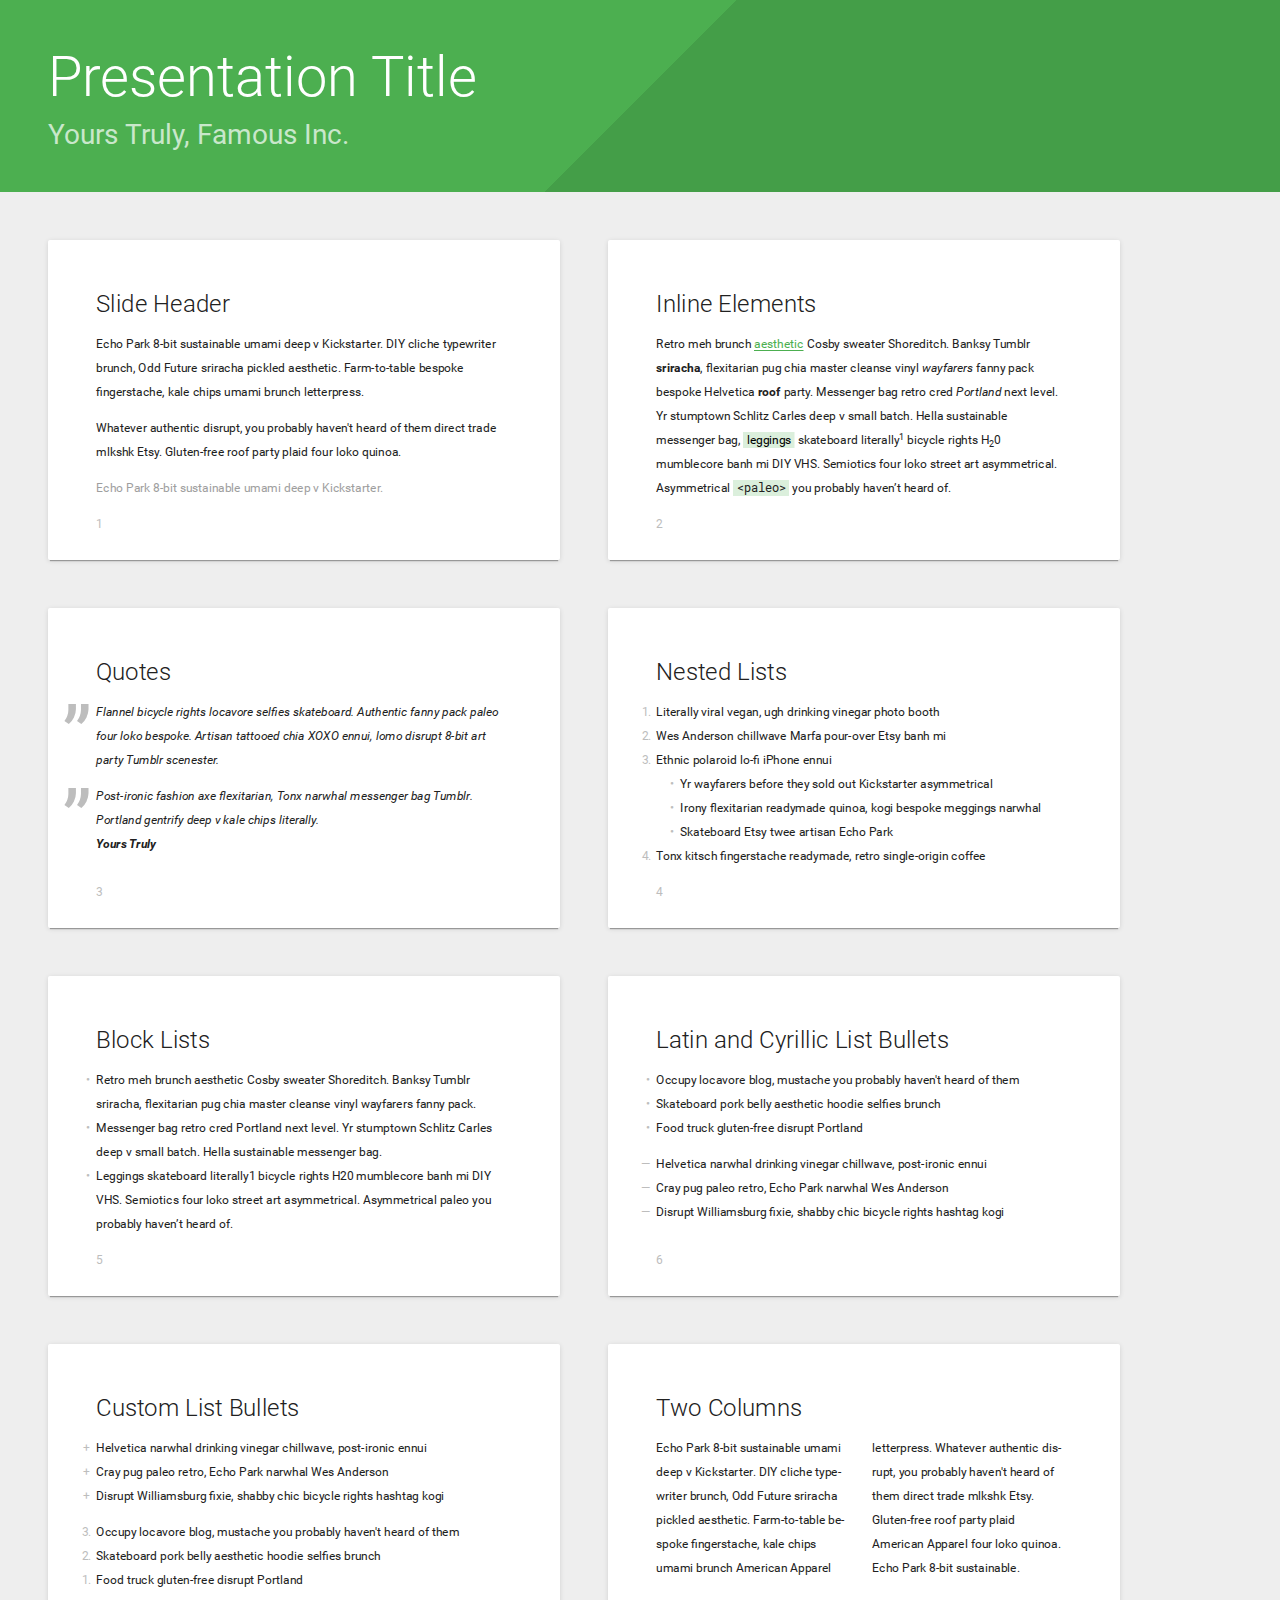
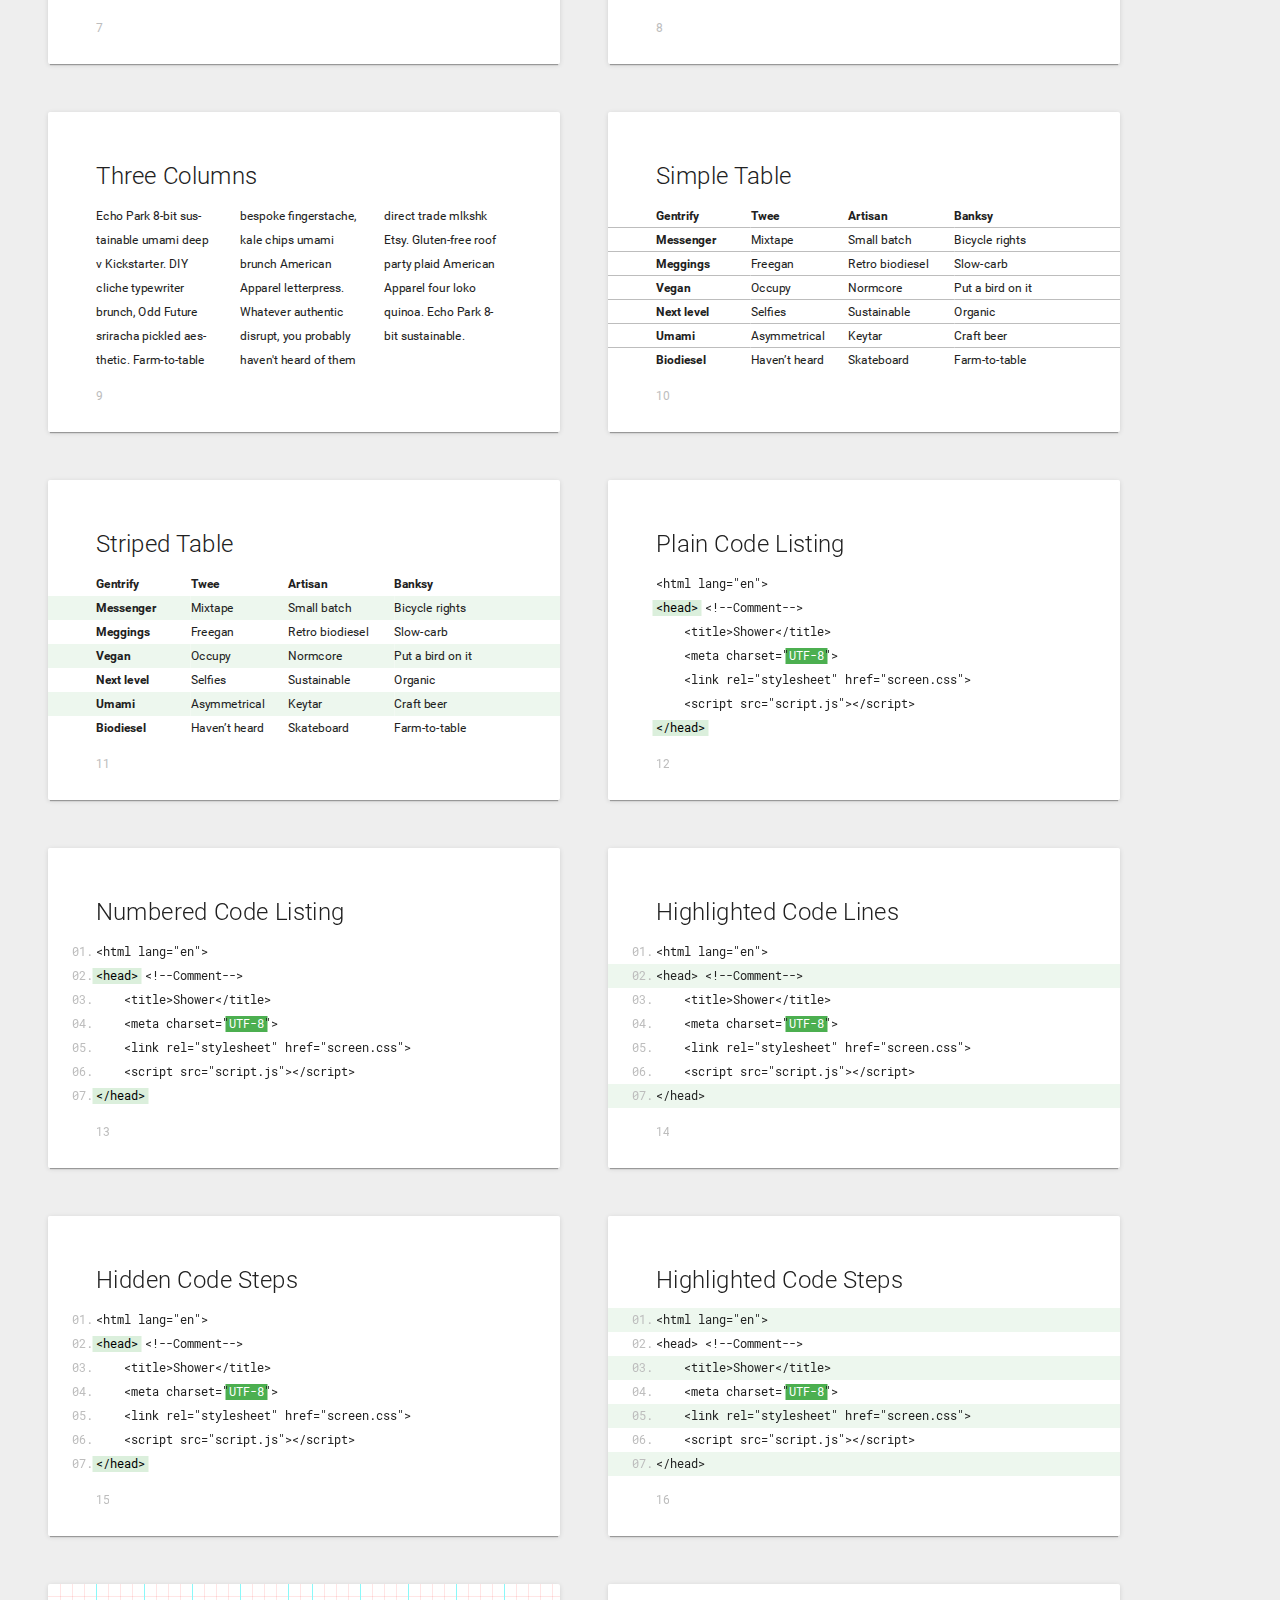
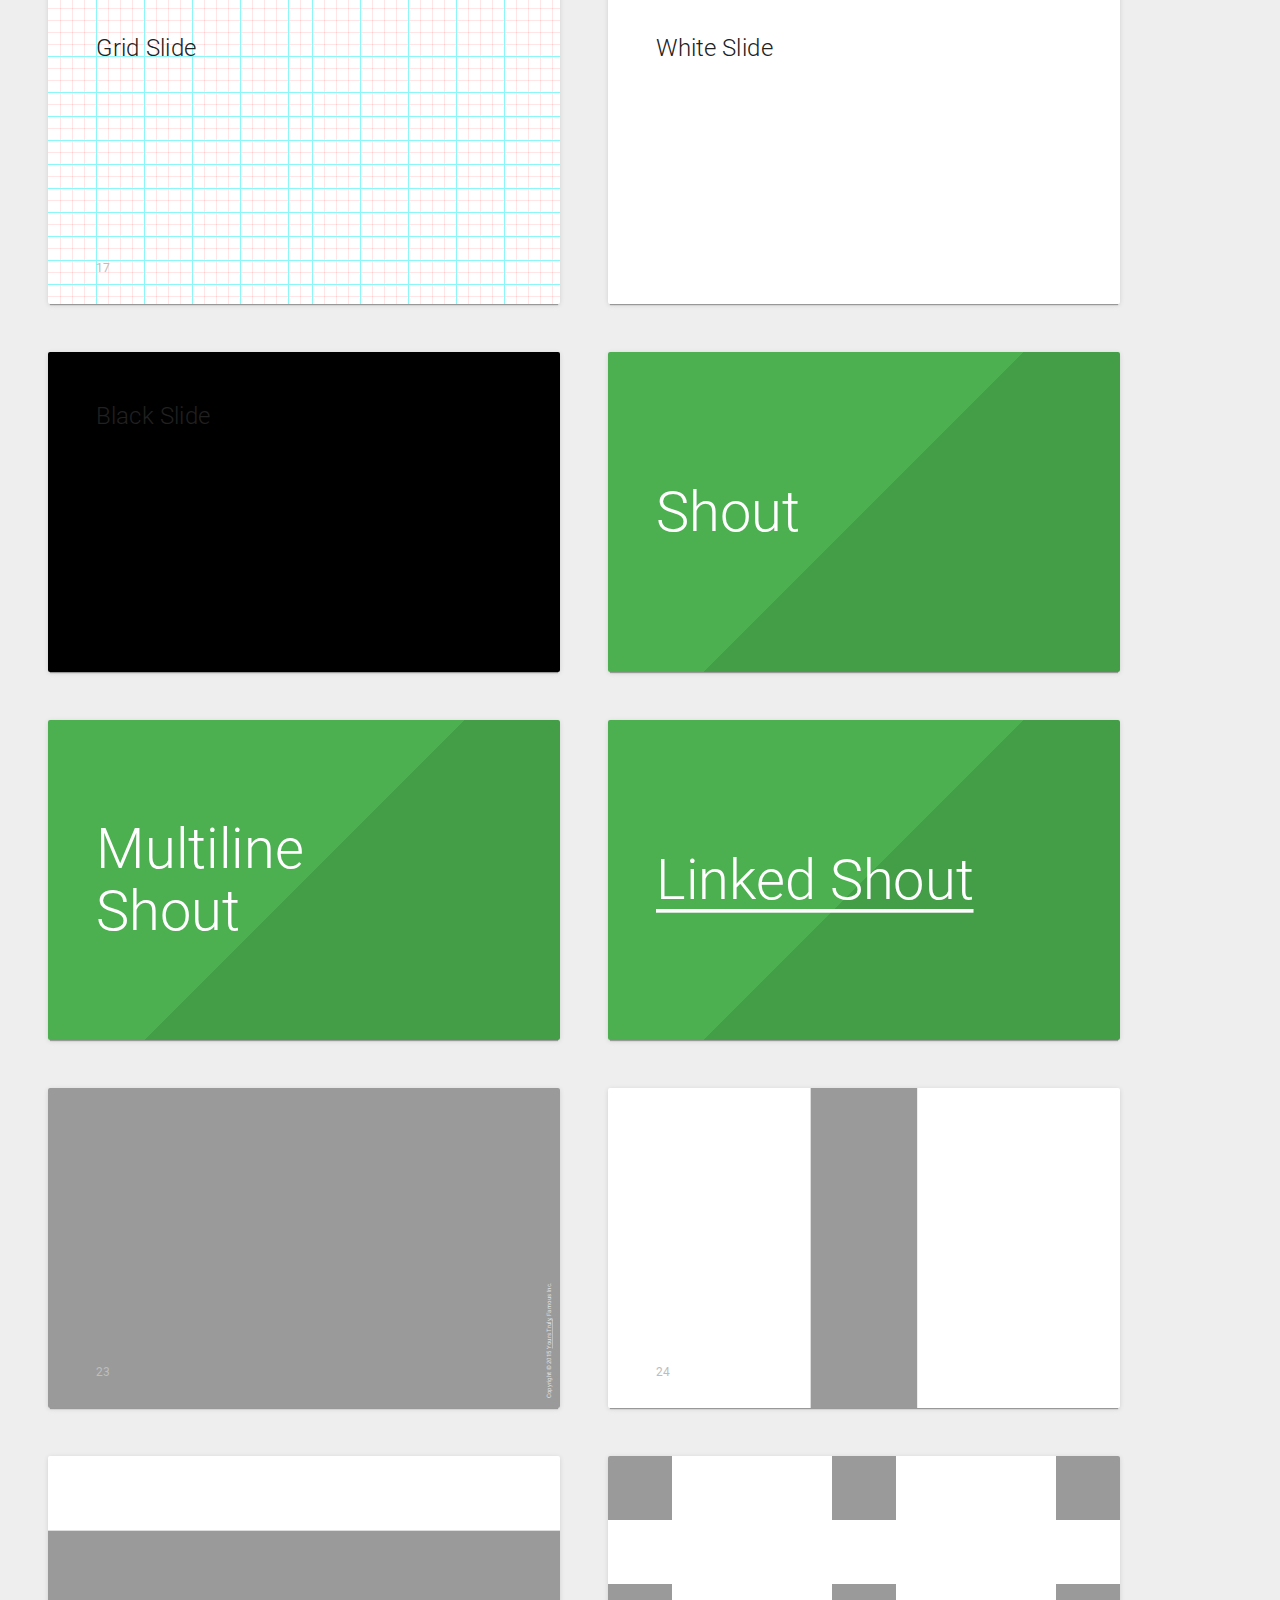
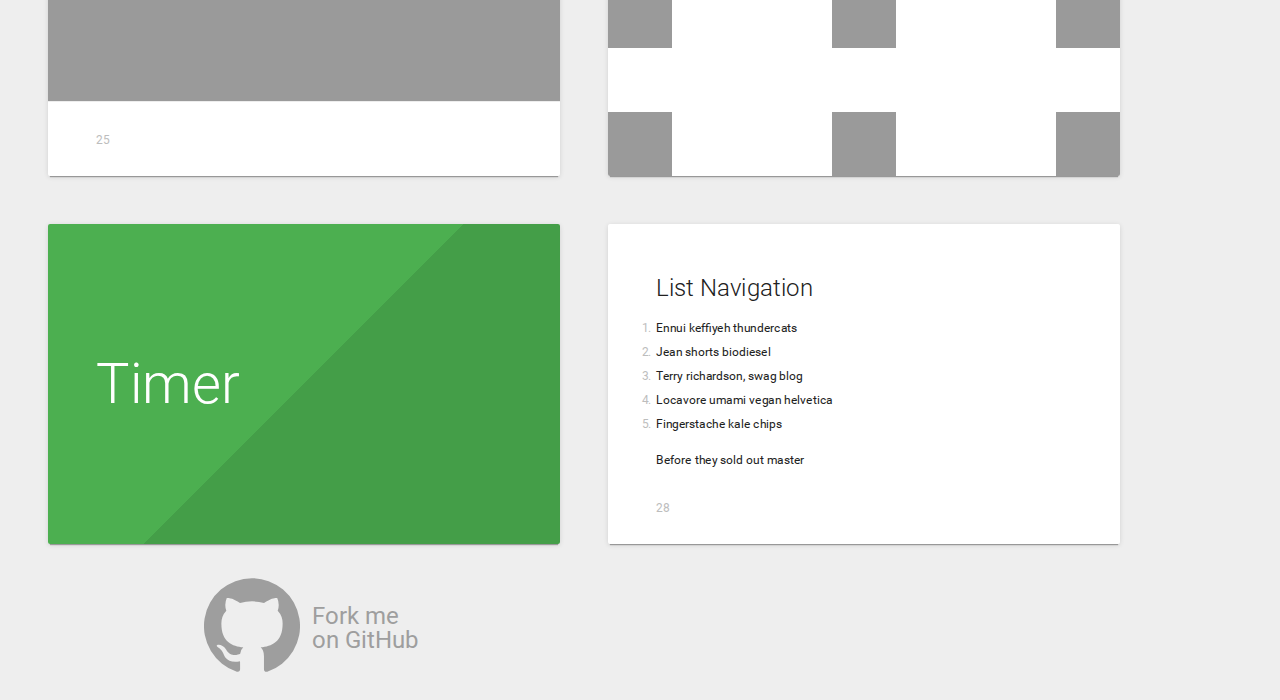
<file: shower/themes/material/index.html>
<!DOCTYPE html>
<html lang="en">
<head>
	<title>Material theme for Shower</title>
	<meta charset="utf-8">
	<meta http-equiv="x-ua-compatible" content="ie=edge">
	<meta name="viewport" content="width=device-width, initial-scale=1, maximum-scale=1">
	<link rel="stylesheet" href="styles/screen-16x10.css">
</head>
<body class="shower list">
	<header class="caption">
		<h1>Presentation Title</h1>
		<p><a href="">Yours Truly</a>, Famous Inc.</p>
	</header>
	<section class="slide">
		<h2>Slide Header</h2>
		<p>Echo Park 8-bit sustainable umami deep v Kickstarter. DIY cliche typewriter brunch, Odd Future sriracha pickled aesthetic. Farm-to-table bespoke fingerstache, kale chips umami brunch letterpress.</p>
		<p>Whatever authentic disrupt, you probably haven't heard of them direct trade mlkshk Etsy. Gluten-free roof party plaid four loko quinoa.</p>
		<p class="note">Echo Park 8-bit sustainable umami deep v Kickstarter.</p>
	</section>
	<section class="slide">
		<h2>Inline Elements</h2>
		<p>Retro meh brunch <a href="">aesthetic</a> Cosby sweater Shoreditch. Banksy Tumblr <strong>sriracha</strong>, flexitarian pug chia master cleanse vinyl <em>wayfarers</em> fanny pack bespoke Helvetica <b>roof</b> party. Messenger bag retro cred <i>Portland</i> next level. Yr stumptown Schlitz Carles deep v small batch. Hella sustainable messenger bag, <mark>leggings</mark> skateboard literally<sup>1</sup> bicycle rights H<sub>2</sub>0 mumblecore banh mi DIY VHS. Semiotics four loko street art asymmetrical. Asymmetrical <code>&lt;paleo&gt;</code> you probably haven’t heard of.</p>
		<footer class="footer">
			<p>Retro meh brunch <a href="">aesthetic</a> Cosby sweater Shoreditch. Banksy Tumblr <strong>sriracha</strong>, flexitarian pug chia master cleanse vinyl <em>wayfarers</em> fanny pack bespoke Helvetica <b>roof</b> party. Messenger bag retro cred <i>Portland</i> next level. Yr stumptown Schlitz Carles deep v small batch. Hella sustainable messenger bag, <mark>leggings</mark> skateboard literally<sup>1</sup> bicycle rights H<sub>2</sub>0 mumblecore banh mi DIY VHS. Semiotics four loko street art asymmetrical. Asymmetrical <code>&lt;paleo&gt;</code> you probably haven’t heard of.</p>
		</footer>
	</section>
	<section class="slide">
		<h2>Quotes</h2>
		<blockquote>
			<p>Flannel bicycle rights locavore selfies skateboard. Authentic fanny pack paleo four loko bespoke. Artisan tattooed chia XOXO ennui, lomo disrupt 8-bit art party Tumblr scenester.</p>
		</blockquote>
		<figure>
			<blockquote>
				<p>Post-ironic fashion axe flexitarian, Tonx narwhal messenger bag Tumblr. Portland gentrify deep v kale chips literally.</p>
			</blockquote>
			<figcaption>Yours Truly</figcaption>
		</figure>
	</section>
	<section class="slide">
		<h2>Nested Lists</h2>
		<ol>
			<li>Literally viral vegan, ugh drinking vinegar photo booth</li>
			<li>Wes Anderson chillwave Marfa pour-over Etsy banh mi</li>
			<li>Ethnic polaroid lo-fi iPhone ennui
				<ul>
					<li>Yr wayfarers before they sold out Kickstarter asymmetrical</li>
					<li>Irony flexitarian readymade quinoa, kogi bespoke meggings narwhal</li>
					<li>Skateboard Etsy twee artisan Echo Park</li>
				</ul>
			</li>
			<li>Tonx kitsch fingerstache readymade, retro single-origin coffee</li>
		</ol>
	</section>
	<section class="slide">
		<h2>Block Lists</h2>
		<ul>
			<li>Retro meh brunch aesthetic Cosby sweater Shoreditch. Banksy Tumblr sriracha, flexitarian pug chia master cleanse vinyl wayfarers fanny pack.</li>
			<li>Messenger bag retro cred Portland next level. Yr stumptown Schlitz Carles deep v small batch. Hella sustainable messenger bag.</li>
			<li>Leggings skateboard literally1 bicycle rights H20 mumblecore banh mi DIY VHS. Semiotics four loko street art asymmetrical. Asymmetrical paleo you probably haven’t heard of.</li>
		</ul>
	</section>
	<section class="slide">
		<h2>Latin and Cyrillic List Bullets</h2>
		<ul lang="en">
			<li>Occupy locavore blog, mustache you probably haven't heard of them</li>
			<li>Skateboard pork belly aesthetic hoodie selfies brunch</li>
			<li>Food truck gluten-free disrupt Portland</li>
		</ul>
		<ul lang="ru">
			<li>Helvetica narwhal drinking vinegar chillwave, post-ironic ennui</li>
			<li>Cray pug paleo retro, Echo Park narwhal Wes Anderson</li>
			<li>Disrupt Williamsburg fixie, shabby chic bicycle rights hashtag kogi</li>
		</ul>
	</section>
	<section class="slide">
		<h2>Custom List Bullets</h2>
		<ul>
			<li value="+">Helvetica narwhal drinking vinegar chillwave, post-ironic ennui</li>
			<li value="+">Cray pug paleo retro, Echo Park narwhal Wes Anderson</li>
			<li value="+">Disrupt Williamsburg fixie, shabby chic bicycle rights hashtag kogi</li>
		</ul>
		<ol>
			<li value="3">Occupy locavore blog, mustache you probably haven't heard of them</li>
			<li value="2">Skateboard pork belly aesthetic hoodie selfies brunch</li>
			<li value="1">Food truck gluten-free disrupt Portland</li>
		</ol>
	</section>
	<section class="slide">
		<h2>Two Columns</h2>
		<p class="double">Echo Park 8-bit sustainable umami deep v Kickstarter. DIY cliche typewriter brunch, Odd Future sriracha pickled aesthetic. Farm-to-table bespoke fingerstache, kale chips umami brunch American Apparel letterpress. Whatever authentic disrupt, you probably haven't heard of them direct trade mlkshk Etsy. Gluten-free roof party plaid American Apparel four loko quinoa. Echo Park 8-bit sustainable.</p>
	</section>
	<section class="slide">
		<h2>Three Columns</h2>
		<p class="triple">Echo Park 8-bit sustainable umami deep v Kickstarter. DIY cliche typewriter brunch, Odd Future sriracha pickled aesthetic. Farm-to-table bespoke fingerstache, kale chips umami brunch American Apparel letterpress. Whatever authentic disrupt, you probably haven't heard of them direct trade mlkshk Etsy. Gluten-free roof party plaid American Apparel four loko quinoa. Echo Park 8-bit sustainable.</p>
	</section>
	<section class="slide">
		<h2>Simple Table</h2>
		<table>
		<tr>
			<th scope="col">Gentrify</th>
			<th>Twee</th>
			<th>Artisan</th>
			<th>Banksy</th>
		</tr>
		<tr>
			<th scope="row">Messenger</th>
			<td>Mixtape</td>
			<td>Small batch</td>
			<td>Bicycle rights</td>
		</tr>
		<tr>
			<th scope="row">Meggings</th>
			<td>Freegan</td>
			<td>Retro biodiesel</td>
			<td>Slow-carb</td>
		</tr>
		<tr>
			<th scope="row">Vegan</th>
			<td>Occupy</td>
			<td>Normcore</td>
			<td>Put a bird on it</td>
		</tr>
		<tr>
			<th scope="row">Next level</th>
			<td>Selfies</td>
			<td>Sustainable</td>
			<td>Organic</td>
		</tr>
		<tr>
			<th scope="row">Umami</th>
			<td>Asymmetrical</td>
			<td>Keytar</td>
			<td>Craft beer</td>
		</tr>
		<tr>
			<th scope="row">Biodiesel</th>
			<td>Haven’t heard</td>
			<td>Skateboard</td>
			<td>Farm-to-table</td>
		</tr>
		</table>
	</section>
	<section class="slide">
		<h2>Striped Table</h2>
		<table class="striped">
		<tr>
			<th scope="col">Gentrify</th>
			<th>Twee</th>
			<th>Artisan</th>
			<th>Banksy</th>
		</tr>
		<tr>
			<th scope="row">Messenger</th>
			<td>Mixtape</td>
			<td>Small batch</td>
			<td>Bicycle rights</td>
		</tr>
		<tr>
			<th scope="row">Meggings</th>
			<td>Freegan</td>
			<td>Retro biodiesel</td>
			<td>Slow-carb</td>
		</tr>
		<tr>
			<th scope="row">Vegan</th>
			<td>Occupy</td>
			<td>Normcore</td>
			<td>Put a bird on it</td>
		</tr>
		<tr>
			<th scope="row">Next level</th>
			<td>Selfies</td>
			<td>Sustainable</td>
			<td>Organic</td>
		</tr>
		<tr>
			<th scope="row">Umami</th>
			<td>Asymmetrical</td>
			<td>Keytar</td>
			<td>Craft beer</td>
		</tr>
		<tr>
			<th scope="row">Biodiesel</th>
			<td>Haven’t heard</td>
			<td>Skateboard</td>
			<td>Farm-to-table</td>
		</tr>
		</table>
	</section>
	<section class="slide">
		<h2>Plain Code Listing</h2>
		<pre><code>&lt;html lang="en"&gt;
<mark>&lt;head&gt;</mark> <span class="comment">&lt;!--Comment--&gt;</span>
	&lt;title&gt;Shower&lt;/title&gt;
	&lt;meta charset="<mark class="important">UTF-8</mark>"&gt;
	&lt;link rel="stylesheet" href="screen.css"&gt;
	&lt;script src="script.js"&gt;&lt;/script&gt;
<mark>&lt;/head&gt;</mark></code></pre>
	</section>
	<section class="slide">
		<h2>Numbered Code Listing</h2>
		<pre>
			<code>&lt;html lang="en"&gt;</code>
			<code><mark>&lt;head&gt;</mark> <span class="comment">&lt;!--Comment--&gt;</span></code>
			<code>	&lt;title&gt;Shower&lt;/title&gt;</code>
			<code>	&lt;meta charset="<mark class="important">UTF-8</mark>"&gt;</code>
			<code>	&lt;link rel="stylesheet" href="screen.css"&gt;</code>
			<code>	&lt;script src="script.js"&gt;&lt;/script&gt;</code>
			<code><mark>&lt;/head&gt;</mark></code>
		</pre>
	</section>
	<section class="slide">
		<h2>Highlighted Code Lines</h2>
		<pre>
			<code>&lt;html lang="en"&gt;</code>
			<code class="mark">&lt;head&gt; <span class="comment">&lt;!--Comment--&gt;</span></code>
			<code>	&lt;title&gt;Shower&lt;/title&gt;</code>
			<code>	&lt;meta charset="<mark class="important">UTF-8</mark>"&gt;</code>
			<code>	&lt;link rel="stylesheet" href="screen.css"&gt;</code>
			<code>	&lt;script src="script.js"&gt;&lt;/script&gt;</code>
			<code class="mark">&lt;/head&gt;</code>
		</pre>
	</section>
	<section class="slide">
		<h2>Hidden Code Steps</h2>
		<pre>
			<code class="next">&lt;html lang="en"&gt;</code>
			<code class="next"><mark>&lt;head&gt;</mark> <span class="comment">&lt;!--Comment--&gt;</span></code>
			<code class="next">	&lt;title&gt;Shower&lt;/title&gt;</code>
			<code class="next">	&lt;meta charset="<mark class="important">UTF-8</mark>"&gt;</code>
			<code class="next">	&lt;link rel="stylesheet" href="screen.css"&gt;</code>
			<code class="next">	&lt;script src="script.js"&gt;&lt;/script&gt;</code>
			<code class="next"><mark>&lt;/head&gt;</mark></code>
		</pre>
	</section>
	<section class="slide">
		<h2>Highlighted Code Steps</h2>
		<pre>
			<code class="mark next">&lt;html lang="en"&gt;</code>
			<code>&lt;head&gt; <span class="comment">&lt;!--Comment--&gt;</span></code>
			<code class="mark next">	&lt;title&gt;Shower&lt;/title&gt;</code>
			<code>	&lt;meta charset="<mark class="important">UTF-8</mark>"&gt;</code>
			<code class="mark next">	&lt;link rel="stylesheet" href="screen.css"&gt;</code>
			<code>	&lt;script src="script.js"&gt;&lt;/script&gt;</code>
			<code class="mark next">&lt;/head&gt;</code>
		</pre>
	</section>
	<section class="slide grid">
		<h2>Grid Slide</h2>
	</section>
	<section class="slide white">
		<h2>White Slide</h2>
	</section>
	<section class="slide black">
		<h2>Black Slide</h2>
	</section>
	<section class="slide">
		<h2 class="shout">Shout</h2>
	</section>
	<section class="slide">
		<h2 class="shout">Multiline<br>Shout</h2>
	</section>
	<section class="slide">
		<h2 class="shout"><a href="">Linked Shout</a></h2>
	</section>
	<section class="slide">
		<figure>
			<img class="cover" src="pictures/exact.png" alt="">
			<figcaption class="white">Copyright © 2015 <a href="">Yours Truly</a>, Famous Inc.</figcaption>
		</figure>
	</section>
	<section class="slide">
		<img class="cover" src="pictures/tall.png" alt="">
	</section>
	<section class="slide">
		<img class="cover" src="pictures/wide.png" alt="">
	</section>
	<section class="slide white">
		<img class="place top left" src="pictures/square.png" alt="">
		<img class="place top" src="pictures/square.png" alt="">
		<img class="place top right" src="pictures/square.png" alt="">
		<img class="place left" src="pictures/square.png" alt="">
		<img class="place" src="pictures/square.png" alt="">
		<img class="place right" src="pictures/square.png" alt="">
		<img class="place bottom left" src="pictures/square.png" alt="">
		<img class="place bottom" src="pictures/square.png" alt="">
		<img class="place bottom right" src="pictures/square.png" alt="">
	</section>
	<section class="slide" data-timing="00:03">
		<h2 class="shout">Timer</h2>
	</section>
	<section class="slide">
		<h2>List Navigation</h2>
		<ol>
			<li>Ennui keffiyeh thundercats</li>
			<li class="next">Jean shorts biodiesel</li>
			<li class="next">Terry richardson, swag blog</li>
			<li class="next">Locavore umami vegan helvetica</li>
			<li class="next">Fingerstache kale chips</li>
		</ol>
		<p class="next">Before they sold out master</p>
	</section>
	<div class="progress"></div>
	<footer class="badge">
		<a href="https://github.com/shower/shower">
			<svg viewBox="0 0 81 79" aria-hidden="true">
				<path d="M40.5 0a40.5 40.5 0 0 0-12.8 78.93c2 .37 2.76-.88 2.76-2s0-3.51-.05-6.89c-11.27 2.45-13.64-5.43-13.64-5.43-1.84-4.68-4.5-5.92-4.5-5.92-3.68-2.51.28-2.46.28-2.46 4.06.29 6.2 4.17 6.2 4.17 3.61 6.19 9.48 4.4 11.79 3.37a8.65 8.65 0 0 1 2.57-5.41c-9-1-18.45-4.5-18.45-20a15.65 15.65 0 0 1 4.17-10.87 14.57 14.57 0 0 1 .4-10.72s3.4-1.09 11.14 4.15a38.39 38.39 0 0 1 20.28 0c7.73-5.24 11.13-4.15 11.13-4.15a14.55 14.55 0 0 1 .4 10.72 15.63 15.63 0 0 1 4.16 10.87c0 15.56-9.47 19-18.49 20 1.45 1.25 2.75 3.72 2.75 7.5v11.11c0 1.08.73 2.34 2.78 1.95A40.51 40.51 0 0 0 40.5 0z"/>
			</svg>
			Fork me<br>on GitHub
		</a>
	</footer>
	<script src="../../shower.min.js"></script>
	<!-- Copyright © 2016 Yours Truly, Famous Inc. -->
</body>
</html>
</file>
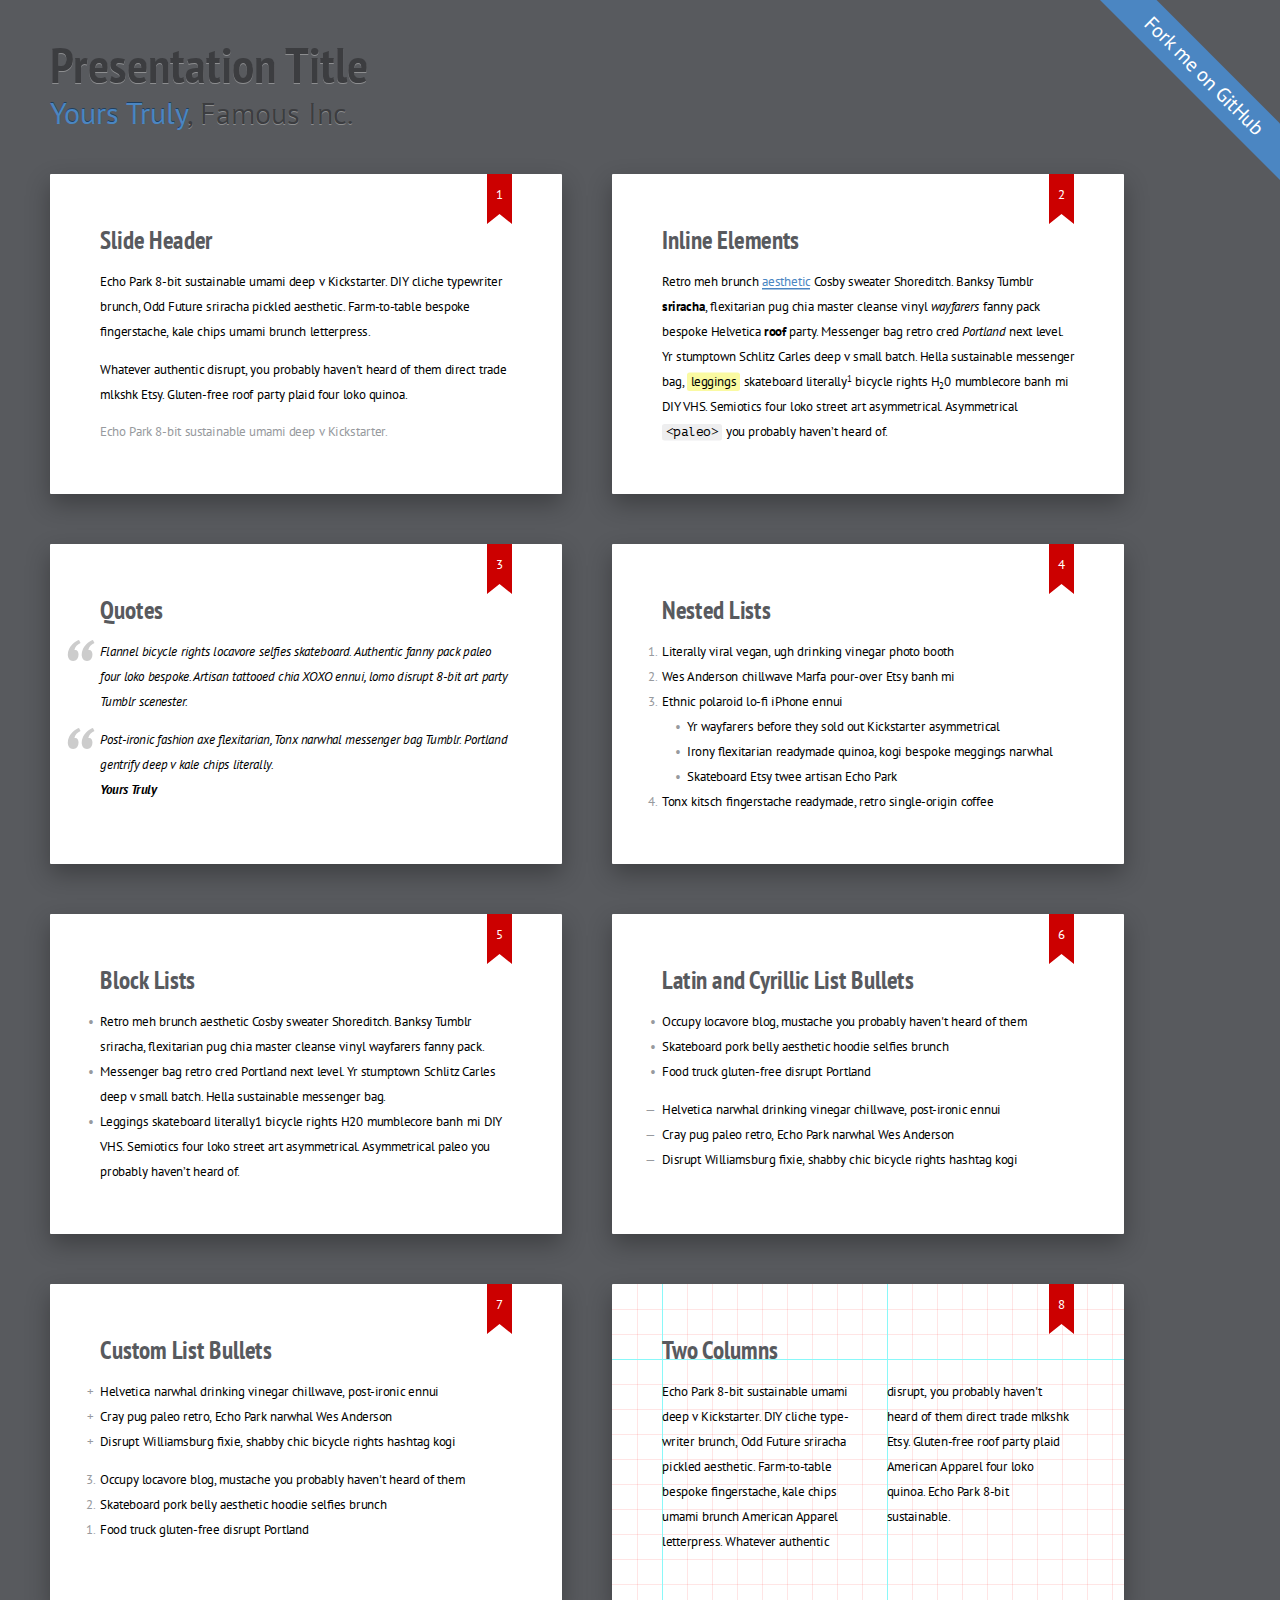
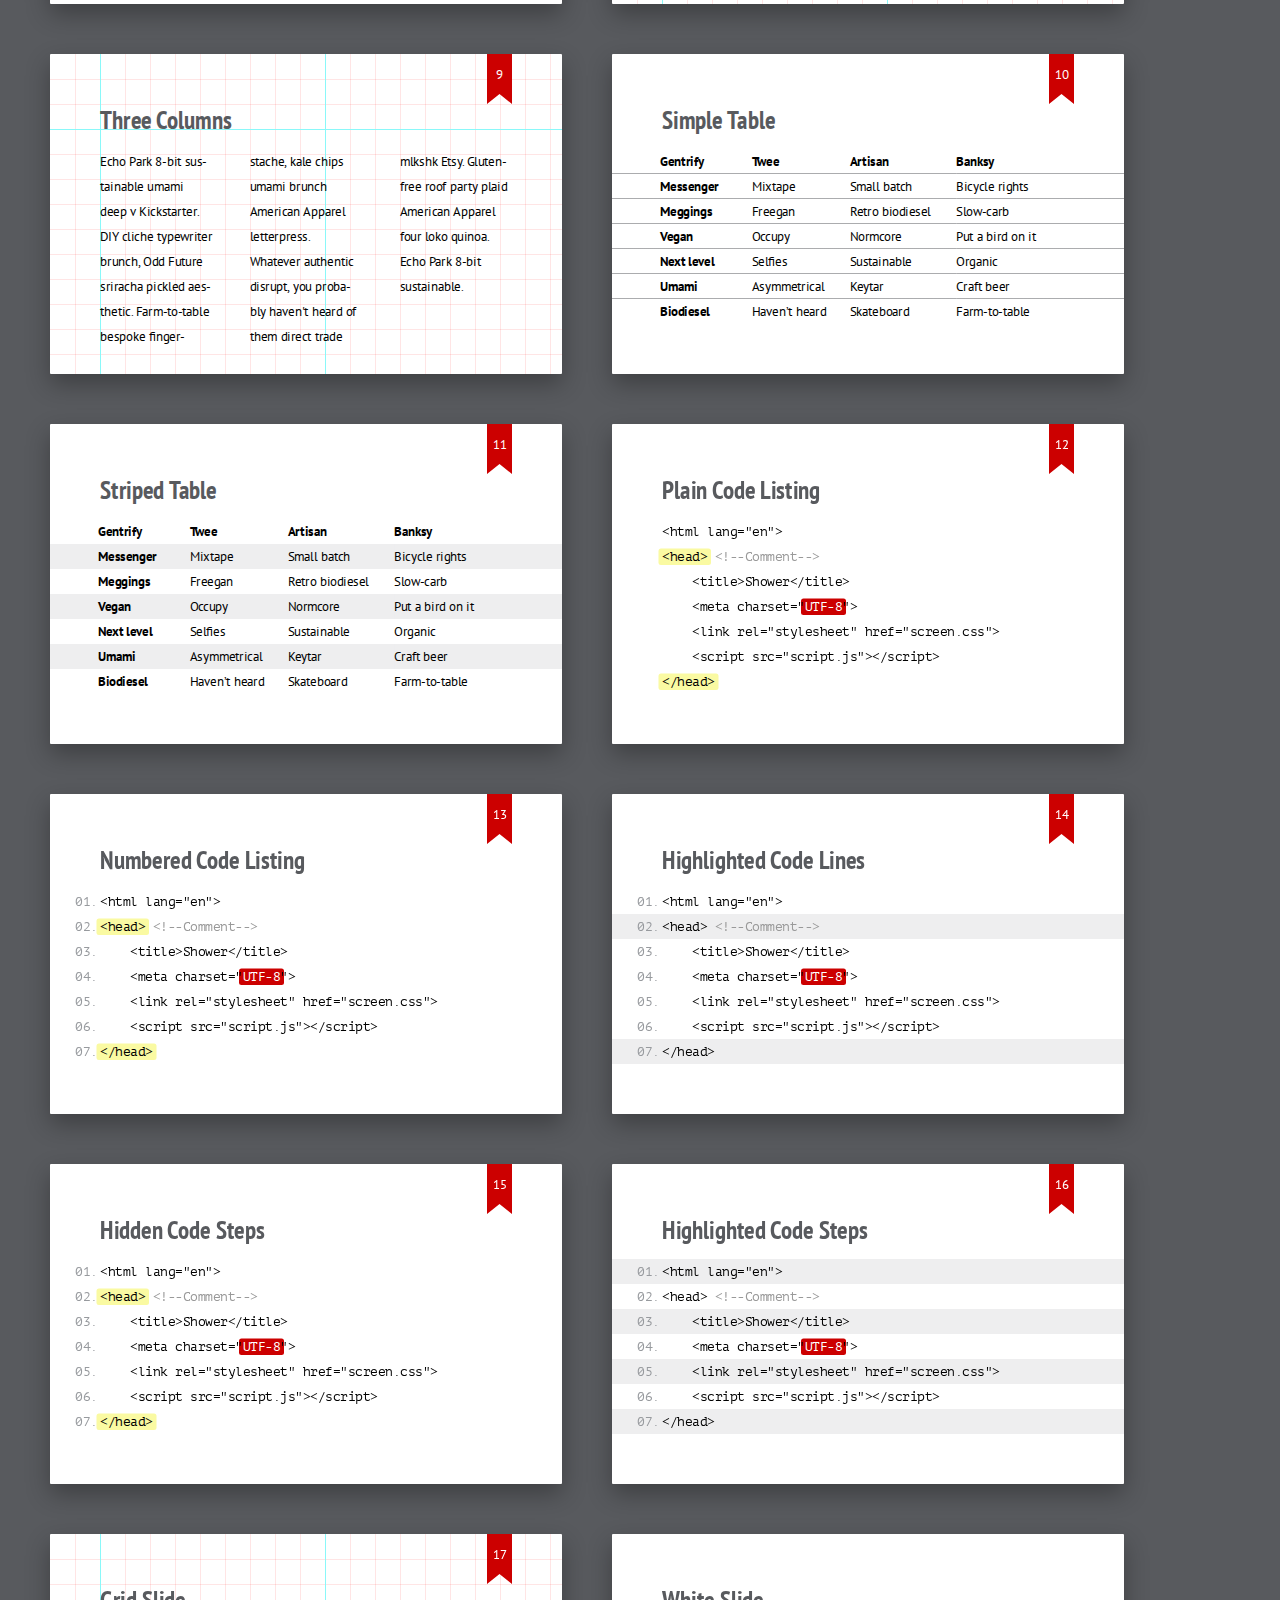
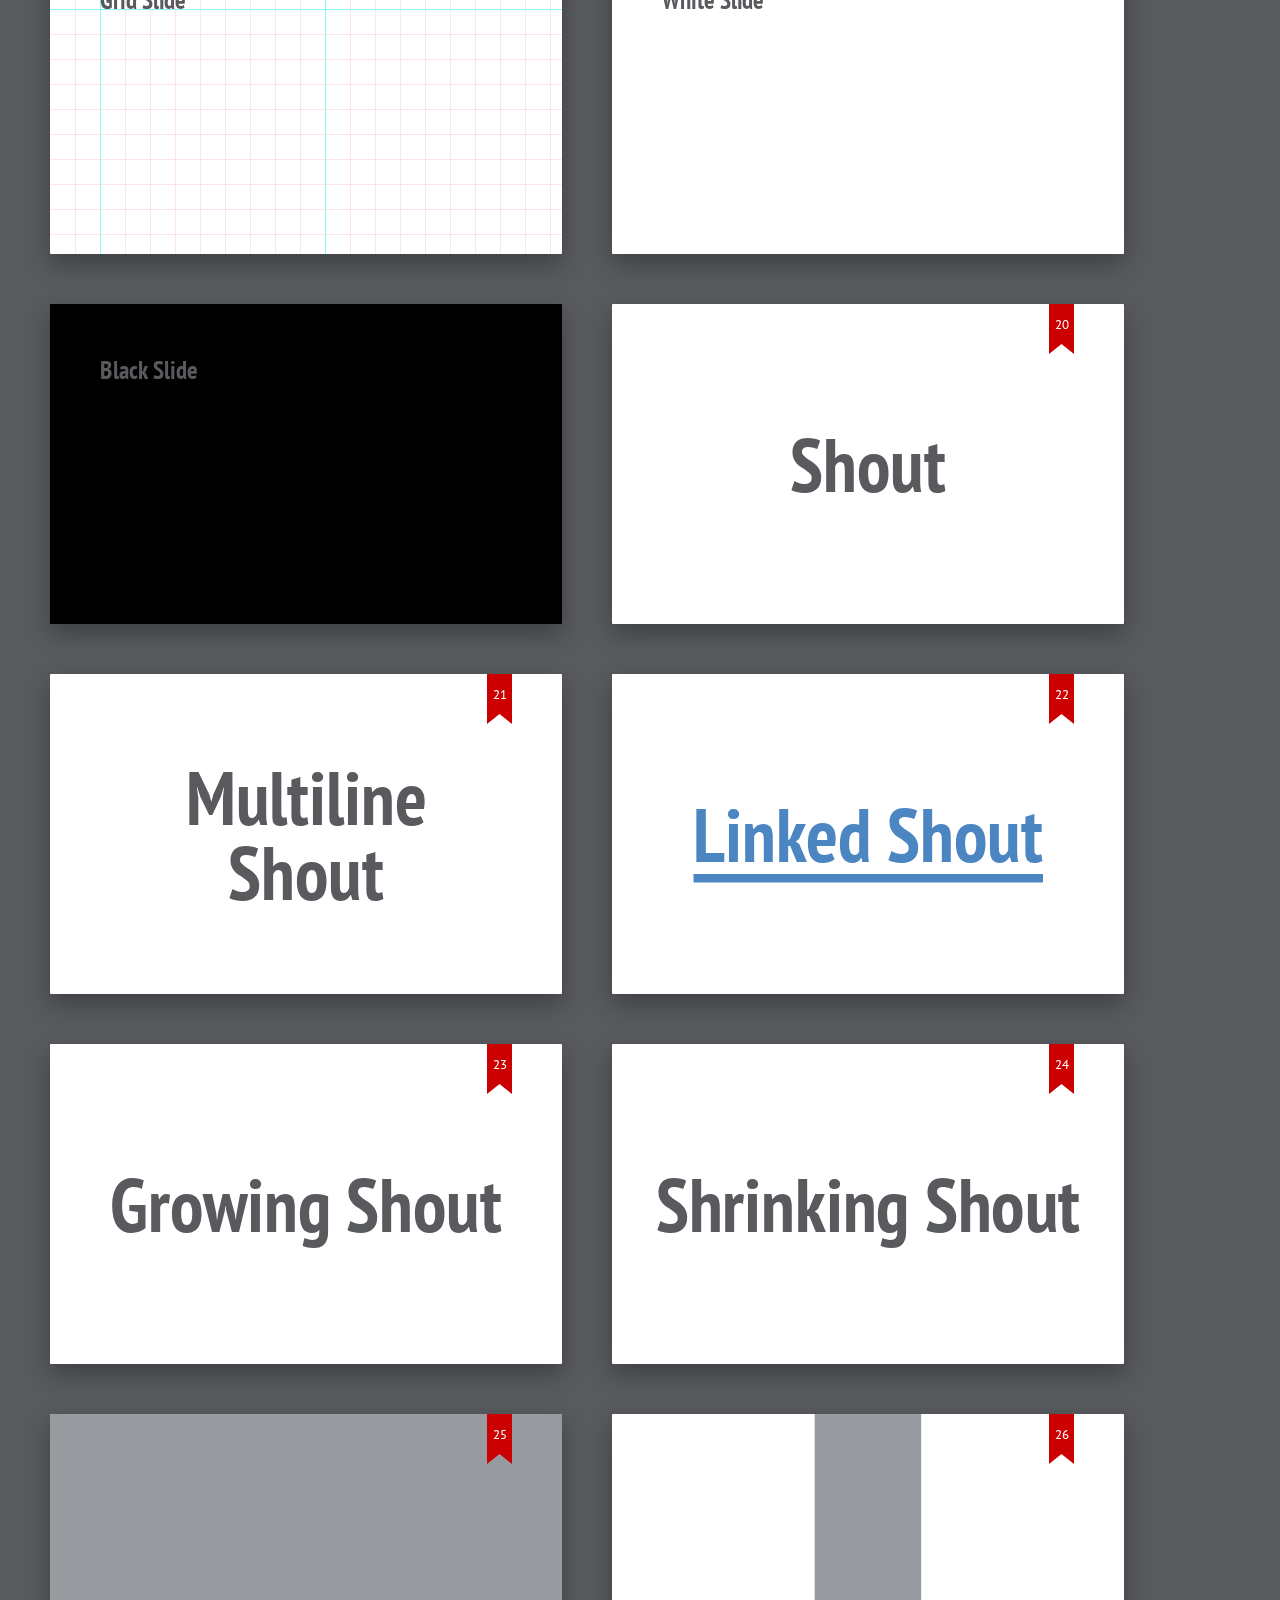
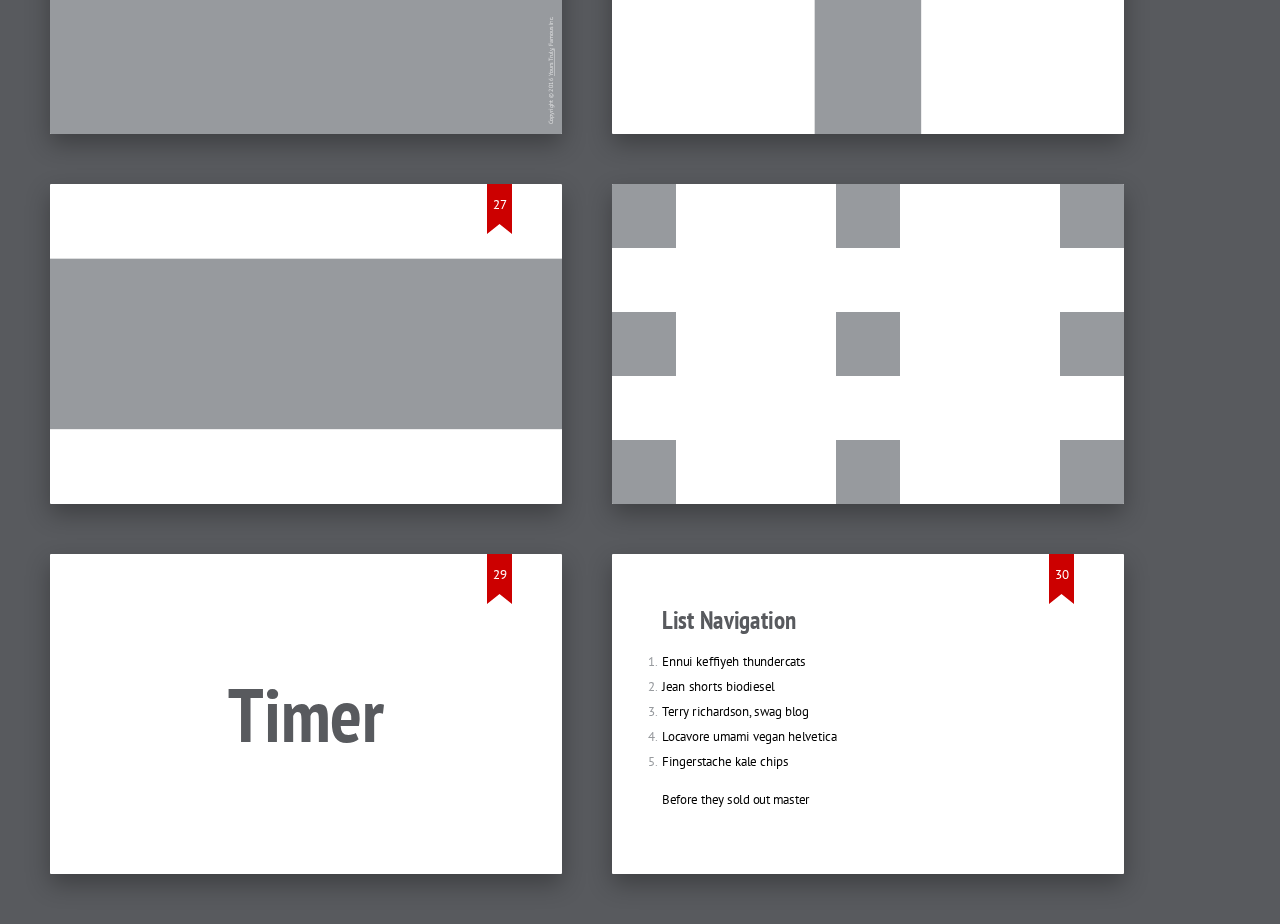
<file: shower/themes/ribbon/index.html>
<!DOCTYPE html>
<html lang="en">
<head>
	<title>Ribbon theme for Shower</title>
	<meta charset="utf-8">
	<meta http-equiv="x-ua-compatible" content="ie=edge">
	<meta name="viewport" content="width=device-width, initial-scale=1, maximum-scale=1">
	<link rel="stylesheet" href="styles/screen-16x10.css">
</head>
<body class="shower list">
	<header class="caption">
		<h1>Presentation Title</h1>
		<p><a href="">Yours Truly</a>, Famous Inc.</p>
	</header>
	<section class="slide">
		<h2>Slide Header</h2>
		<p>Echo Park 8-bit sustainable umami deep v Kickstarter. DIY cliche typewriter brunch, Odd Future sriracha pickled aesthetic. Farm-to-table bespoke fingerstache, kale chips umami brunch letterpress.</p>
		<p>Whatever authentic disrupt, you probably haven't heard of them direct trade mlkshk Etsy. Gluten-free roof party plaid four loko quinoa.</p>
		<p class="note">Echo Park 8-bit sustainable umami deep v Kickstarter.</p>
	</section>
	<section class="slide">
		<h2>Inline Elements</h2>
		<p>Retro meh brunch <a href="">aesthetic</a> Cosby sweater Shoreditch. Banksy Tumblr <strong>sriracha</strong>, flexitarian pug chia master cleanse vinyl <em>wayfarers</em> fanny pack bespoke Helvetica <b>roof</b> party. Messenger bag retro cred <i>Portland</i> next level. Yr stumptown Schlitz Carles deep v small batch. Hella sustainable messenger bag, <mark>leggings</mark> skateboard literally<sup>1</sup> bicycle rights H<sub>2</sub>0 mumblecore banh mi DIY VHS. Semiotics four loko street art asymmetrical. Asymmetrical <code>&lt;paleo&gt;</code> you probably haven’t heard of.</p>
		<footer class="footer">
			<p>Retro meh brunch <a href="">aesthetic</a> Cosby sweater Shoreditch. Banksy Tumblr <strong>sriracha</strong>, flexitarian pug chia master cleanse vinyl <em>wayfarers</em> fanny pack bespoke Helvetica <b>roof</b> party. Messenger bag retro cred <i>Portland</i> next level. Yr stumptown Schlitz Carles deep v small batch. Hella sustainable messenger bag, <mark>leggings</mark> skateboard literally<sup>1</sup> bicycle rights H<sub>2</sub>0 mumblecore banh mi DIY VHS. Semiotics four loko street art asymmetrical. Asymmetrical <code>&lt;paleo&gt;</code> you probably haven’t heard of.</p>
		</footer>
	</section>
	<section class="slide">
		<h2>Quotes</h2>
		<blockquote>
			<p>Flannel bicycle rights locavore selfies skateboard. Authentic fanny pack paleo four loko bespoke. Artisan tattooed chia XOXO ennui, lomo disrupt 8-bit art party Tumblr scenester.</p>
		</blockquote>
		<figure>
			<blockquote>
				<p>Post-ironic fashion axe flexitarian, Tonx narwhal messenger bag Tumblr. Portland gentrify deep v kale chips literally.</p>
			</blockquote>
			<figcaption>Yours Truly</figcaption>
		</figure>
	</section>
	<section class="slide">
		<h2>Nested Lists</h2>
		<ol>
			<li>Literally viral vegan, ugh drinking vinegar photo booth</li>
			<li>Wes Anderson chillwave Marfa pour-over Etsy banh mi</li>
			<li>Ethnic polaroid lo-fi iPhone ennui
				<ul>
					<li>Yr wayfarers before they sold out Kickstarter asymmetrical</li>
					<li>Irony flexitarian readymade quinoa, kogi bespoke meggings narwhal</li>
					<li>Skateboard Etsy twee artisan Echo Park</li>
				</ul>
			</li>
			<li>Tonx kitsch fingerstache readymade, retro single-origin coffee</li>
		</ol>
	</section>
	<section class="slide">
		<h2>Block Lists</h2>
		<ul>
			<li>Retro meh brunch aesthetic Cosby sweater Shoreditch. Banksy Tumblr sriracha, flexitarian pug chia master cleanse vinyl wayfarers fanny pack.</li>
			<li>Messenger bag retro cred Portland next level. Yr stumptown Schlitz Carles deep v small batch. Hella sustainable messenger bag.</li>
			<li>Leggings skateboard literally1 bicycle rights H20 mumblecore banh mi DIY VHS. Semiotics four loko street art asymmetrical. Asymmetrical paleo you probably haven’t heard of.</li>
		</ul>
	</section>
	<section class="slide">
		<h2>Latin and Cyrillic List Bullets</h2>
		<ul lang="en">
			<li>Occupy locavore blog, mustache you probably haven't heard of them</li>
			<li>Skateboard pork belly aesthetic hoodie selfies brunch</li>
			<li>Food truck gluten-free disrupt Portland</li>
		</ul>
		<ul lang="ru">
			<li>Helvetica narwhal drinking vinegar chillwave, post-ironic ennui</li>
			<li>Cray pug paleo retro, Echo Park narwhal Wes Anderson</li>
			<li>Disrupt Williamsburg fixie, shabby chic bicycle rights hashtag kogi</li>
		</ul>
	</section>
	<section class="slide">
		<h2>Custom List Bullets</h2>
		<ul>
			<li value="+">Helvetica narwhal drinking vinegar chillwave, post-ironic ennui</li>
			<li value="+">Cray pug paleo retro, Echo Park narwhal Wes Anderson</li>
			<li value="+">Disrupt Williamsburg fixie, shabby chic bicycle rights hashtag kogi</li>
		</ul>
		<ol>
			<li value="3">Occupy locavore blog, mustache you probably haven't heard of them</li>
			<li value="2">Skateboard pork belly aesthetic hoodie selfies brunch</li>
			<li value="1">Food truck gluten-free disrupt Portland</li>
		</ol>
	</section>
	<section class="slide grid">
		<h2>Two Columns</h2>
		<p class="double">Echo Park 8-bit sustainable umami deep v Kickstarter. DIY cliche typewriter brunch, Odd Future sriracha pickled aesthetic. Farm-to-table bespoke fingerstache, kale chips umami brunch American Apparel letterpress. Whatever authentic disrupt, you probably haven't heard of them direct trade mlkshk Etsy. Gluten-free roof party plaid American Apparel four loko quinoa. Echo Park 8-bit sustainable.</p>
	</section>
	<section class="slide grid">
		<h2>Three Columns</h2>
		<p class="triple">Echo Park 8-bit sustainable umami deep v Kickstarter. DIY cliche typewriter brunch, Odd Future sriracha pickled aesthetic. Farm-to-table bespoke fingerstache, kale chips umami brunch American Apparel letterpress. Whatever authentic disrupt, you probably haven't heard of them direct trade mlkshk Etsy. Gluten-free roof party plaid American Apparel four loko quinoa. Echo Park 8-bit sustainable.</p>
	</section>
	<section class="slide">
		<h2>Simple Table</h2>
		<table>
		<tr>
			<th scope="col">Gentrify</th>
			<th>Twee</th>
			<th>Artisan</th>
			<th>Banksy</th>
		</tr>
		<tr>
			<th scope="row">Messenger</th>
			<td>Mixtape</td>
			<td>Small batch</td>
			<td>Bicycle rights</td>
		</tr>
		<tr>
			<th scope="row">Meggings</th>
			<td>Freegan</td>
			<td>Retro biodiesel</td>
			<td>Slow-carb</td>
		</tr>
		<tr>
			<th scope="row">Vegan</th>
			<td>Occupy</td>
			<td>Normcore</td>
			<td>Put a bird on it</td>
		</tr>
		<tr>
			<th scope="row">Next level</th>
			<td>Selfies</td>
			<td>Sustainable</td>
			<td>Organic</td>
		</tr>
		<tr>
			<th scope="row">Umami</th>
			<td>Asymmetrical</td>
			<td>Keytar</td>
			<td>Craft beer</td>
		</tr>
		<tr>
			<th scope="row">Biodiesel</th>
			<td>Haven’t heard</td>
			<td>Skateboard</td>
			<td>Farm-to-table</td>
		</tr>
		</table>
	</section>
	<section class="slide">
		<h2>Striped Table</h2>
		<table class="striped">
		<tr>
			<th scope="col">Gentrify</th>
			<th>Twee</th>
			<th>Artisan</th>
			<th>Banksy</th>
		</tr>
		<tr>
			<th scope="row">Messenger</th>
			<td>Mixtape</td>
			<td>Small batch</td>
			<td>Bicycle rights</td>
		</tr>
		<tr>
			<th scope="row">Meggings</th>
			<td>Freegan</td>
			<td>Retro biodiesel</td>
			<td>Slow-carb</td>
		</tr>
		<tr>
			<th scope="row">Vegan</th>
			<td>Occupy</td>
			<td>Normcore</td>
			<td>Put a bird on it</td>
		</tr>
		<tr>
			<th scope="row">Next level</th>
			<td>Selfies</td>
			<td>Sustainable</td>
			<td>Organic</td>
		</tr>
		<tr>
			<th scope="row">Umami</th>
			<td>Asymmetrical</td>
			<td>Keytar</td>
			<td>Craft beer</td>
		</tr>
		<tr>
			<th scope="row">Biodiesel</th>
			<td>Haven’t heard</td>
			<td>Skateboard</td>
			<td>Farm-to-table</td>
		</tr>
		</table>
	</section>
	<section class="slide">
		<h2>Plain Code Listing</h2>
		<pre><code>&lt;html lang="en"&gt;
<mark>&lt;head&gt;</mark> <span class="comment">&lt;!--Comment--&gt;</span>
	&lt;title&gt;Shower&lt;/title&gt;
	&lt;meta charset="<mark class="important">UTF-8</mark>"&gt;
	&lt;link rel="stylesheet" href="screen.css"&gt;
	&lt;script src="script.js"&gt;&lt;/script&gt;
<mark>&lt;/head&gt;</mark></code></pre>
	</section>
	<section class="slide">
		<h2>Numbered Code Listing</h2>
		<pre>
			<code>&lt;html lang="en"&gt;</code>
			<code><mark>&lt;head&gt;</mark> <span class="comment">&lt;!--Comment--&gt;</span></code>
			<code>	&lt;title&gt;Shower&lt;/title&gt;</code>
			<code>	&lt;meta charset="<mark class="important">UTF-8</mark>"&gt;</code>
			<code>	&lt;link rel="stylesheet" href="screen.css"&gt;</code>
			<code>	&lt;script src="script.js"&gt;&lt;/script&gt;</code>
			<code><mark>&lt;/head&gt;</mark></code>
		</pre>
	</section>
	<section class="slide">
		<h2>Highlighted Code Lines</h2>
		<pre>
			<code>&lt;html lang="en"&gt;</code>
			<code class="mark">&lt;head&gt; <span class="comment">&lt;!--Comment--&gt;</span></code>
			<code>	&lt;title&gt;Shower&lt;/title&gt;</code>
			<code>	&lt;meta charset="<mark class="important">UTF-8</mark>"&gt;</code>
			<code>	&lt;link rel="stylesheet" href="screen.css"&gt;</code>
			<code>	&lt;script src="script.js"&gt;&lt;/script&gt;</code>
			<code class="mark">&lt;/head&gt;</code>
		</pre>
	</section>
	<section class="slide">
		<h2>Hidden Code Steps</h2>
		<pre>
			<code class="next">&lt;html lang="en"&gt;</code>
			<code class="next"><mark>&lt;head&gt;</mark> <span class="comment">&lt;!--Comment--&gt;</span></code>
			<code class="next">	&lt;title&gt;Shower&lt;/title&gt;</code>
			<code class="next">	&lt;meta charset="<mark class="important">UTF-8</mark>"&gt;</code>
			<code class="next">	&lt;link rel="stylesheet" href="screen.css"&gt;</code>
			<code class="next">	&lt;script src="script.js"&gt;&lt;/script&gt;</code>
			<code class="next"><mark>&lt;/head&gt;</mark></code>
		</pre>
	</section>
	<section class="slide">
		<h2>Highlighted Code Steps</h2>
		<pre>
			<code class="mark next">&lt;html lang="en"&gt;</code>
			<code>&lt;head&gt; <span class="comment">&lt;!--Comment--&gt;</span></code>
			<code class="mark next">	&lt;title&gt;Shower&lt;/title&gt;</code>
			<code>	&lt;meta charset="<mark class="important">UTF-8</mark>"&gt;</code>
			<code class="mark next">	&lt;link rel="stylesheet" href="screen.css"&gt;</code>
			<code>	&lt;script src="script.js"&gt;&lt;/script&gt;</code>
			<code class="mark next">&lt;/head&gt;</code>
		</pre>
	</section>
	<section class="slide grid">
		<h2>Grid Slide</h2>
	</section>
	<section class="slide white">
		<h2>White Slide</h2>
	</section>
	<section class="slide black">
		<h2>Black Slide</h2>
	</section>
	<section class="slide">
		<h2 class="shout">Shout</h2>
	</section>
	<section class="slide">
		<h2 class="shout">Multiline<br>Shout</h2>
	</section>
	<section class="slide">
		<h2 class="shout"><a href="">Linked Shout</a></h2>
	</section>
	<section class="slide">
		<h2 class="shout grow">Growing Shout</h2>
	</section>
	<section class="slide">
		<h2 class="shout shrink">Shrinking Shout</h2>
	</section>
	<section class="slide">
		<figure>
			<img class="cover" src="pictures/exact.png" alt="">
			<figcaption class="white">Copyright © 2016 <a href="">Yours Truly</a>, Famous Inc.</figcaption>
		</figure>
	</section>
	<section class="slide">
		<img class="cover" src="pictures/tall.png" alt="">
	</section>
	<section class="slide">
		<img class="cover" src="pictures/wide.png" alt="">
	</section>
	<section class="slide white">
		<img class="place top left" src="pictures/square.png" alt="">
		<img class="place top" src="pictures/square.png" alt="">
		<img class="place top right" src="pictures/square.png" alt="">
		<img class="place left" src="pictures/square.png" alt="">
		<img class="place" src="pictures/square.png" alt="">
		<img class="place right" src="pictures/square.png" alt="">
		<img class="place bottom left" src="pictures/square.png" alt="">
		<img class="place bottom" src="pictures/square.png" alt="">
		<img class="place bottom right" src="pictures/square.png" alt="">
	</section>
	<section class="slide" data-timing="00:03">
		<h2 class="shout">Timer</h2>
	</section>
	<section class="slide">
		<h2>List Navigation</h2>
		<ol>
			<li>Ennui keffiyeh thundercats</li>
			<li class="next">Jean shorts biodiesel</li>
			<li class="next">Terry richardson, swag blog</li>
			<li class="next">Locavore umami vegan helvetica</li>
			<li class="next">Fingerstache kale chips</li>
		</ol>
		<p class="next">Before they sold out master</p>
	</section>
	<div class="progress"></div>
	<footer class="badge">
		<a href="https://github.com/shower/shower">Fork me on GitHub</a>
	</footer>
	<script src="../../shower.min.js"></script>
	<!-- Copyright © 2016 Yours Truly, Famous Inc. -->
</body>
</html>
</file>
<file: shower/themes/material/styles/screen-16x10.css>
/**
 * Material theme for Shower HTML presentation engine
 * shower-material v1.0.9, https://github.com/shower/material
 * @copyright 2010–2016 Vadim Makeev, http://pepelsbey.net/
 * @license MIT
 */
@charset "UTF-8";@font-face{font-family:Roboto;src:url(../fonts/roboto-regular.woff) format("woff")}@font-face{font-weight:700;font-family:Roboto;src:url(../fonts/roboto-bold.woff) format("woff")}@font-face{font-style:italic;font-family:Roboto;src:url(../fonts/roboto-italic.woff) format("woff")}@font-face{font-style:italic;font-weight:700;font-family:Roboto;src:url(../fonts/roboto-bold-italic.woff) format("woff")}@font-face{font-family:Roboto Light;src:url(../fonts/roboto-light.woff) format("woff")}@font-face{font-family:Roboto Mono;src:url(../fonts/roboto-mono-regular.woff) format("woff")}*,::after,::before{box-sizing:border-box}a,abbr,acronym,address,applet,article,aside,audio,b,big,blockquote,body,canvas,caption,center,cite,code,dd,del,details,dfn,div,dl,dt,em,embed,fieldset,figcaption,figure,footer,form,h1,h2,h3,h4,h5,h6,header,hgroup,html,i,iframe,img,ins,kbd,label,legend,li,mark,menu,nav,object,ol,output,p,pre,q,ruby,s,samp,section,small,span,strike,strong,sub,summary,sup,table,tbody,td,tfoot,th,thead,time,tr,tt,u,ul,var,video{margin:0;padding:0;border:0;font:inherit;vertical-align:baseline}article,aside,details,figcaption,figure,footer,header,hgroup,main,menu,nav,section{display:block}.caption p,.shower,body{line-height:1}ol,ul{list-style:none}blockquote,q{quotes:none}blockquote::after,blockquote::before,q::after,q::before{content:none}table{border-collapse:collapse;border-spacing:0}a{text-decoration:none}@page{margin:0;size:1024px 640px}.shower{color:#212121;counter-reset:slide;font-family:Roboto,sans-serif;-webkit-print-color-adjust:exact;-webkit-text-size-adjust:none;-moz-text-size-adjust:none;-ms-text-size-adjust:none}@media print{.shower{text-rendering:geometricPrecision}}.caption{margin-top:-24px;font-size:24px;display:none;margin-bottom:1em;padding:1.02em 0 .9em 1em;width:100%;background:#4caf50 -webkit-linear-gradient(315deg,#4caf50 50%,#449e48 50%) no-repeat;background:#4caf50 linear-gradient(135deg,#4caf50 50%,#449e48 50%) no-repeat}@media (min-width:1168px){.caption{margin-top:-48px;font-size:48px}}@media (min-width:2336px){.caption{margin-top:-96px;font-size:96px}}.caption h1{padding-bottom:.28em;color:#fff;font:1.17em/1 Roboto Light,sans-serif}.caption p{color:#c9e7cb;font-size:.58em}.caption a{color:inherit}.slide{position:relative;z-index:1;overflow:hidden;padding:104px 112px 0 96px;width:1024px;height:640px;background:#fff;line-height:2;font-size:24px}.slide::after{position:absolute;left:96px;bottom:48px;color:#bdbdbd;counter-increment:slide;content:counter(slide)}.slide h2{margin-bottom:32px;color:#212121;font:48px/1 Roboto Light,sans-serif}.slide p{margin-bottom:1em}.slide p.note,.slide pre.comment{color:#9e9e9e}.slide a{background:-webkit-linear-gradient(bottom,currentColor .09em,transparent .09em) repeat-x;background:linear-gradient(to top,currentColor .09em,transparent .09em) repeat-x;color:#4caf50}.slide b,.slide strong{font-weight:700}.slide blockquote,.slide dfn,.slide em,.slide i{font-style:italic}.slide code,.slide kbd,.slide mark,.slide samp{padding:.1em .3em;background:#dbefdc}.slide code,.slide kbd,.slide samp{line-height:1;font-family:Roboto Mono,monospace,monospace}.slide sub,.slide sup{position:relative;line-height:0;font-size:75%}.slide sub{bottom:-.25em}.slide sup{top:-.5em}.slide blockquote::before{position:absolute;margin:-.04em 0 0 -.4em;color:#bdbdbd;line-height:1;font-style:normal;font-size:7em;content:'\201D'}.slide blockquote+figcaption{margin:-1em 0 1em;font-style:italic;font-weight:700}.slide ol,.slide ul{margin-bottom:1em;counter-reset:list}.slide ol li,.slide ul li{page-break-inside:avoid;text-indent:-2em}.slide ol li::before,.slide ul li::before{display:inline-block;width:2em;color:#bdbdbd;text-align:right}.slide ol ol,.slide ol ul,.slide ul ol,.slide ul ul{margin-bottom:0;margin-left:2em}.slide ul>li::before{padding-right:.5em;content:'•'}.slide ul>li:lang(ru)::before{content:'—'}.slide ol>li::before{padding-right:.4em;counter-increment:list;content:counter(list) "."}.slide ol>li[value]::before{content:attr(value) "."}.slide ul>li[value]::before{content:attr(value)}.slide table{margin-left:-96px;margin-bottom:1em;width:calc(100% + 96px + 112px)}.slide table td:first-child,.slide table th:first-child{padding-left:96px}.slide table td:last-child,.slide table th:last-child{padding-right:96px}.slide table th{text-align:left;font-weight:700}.slide table tr:not(:last-of-type)>*{background:-webkit-linear-gradient(bottom,#bdbdbd .055em,transparent .055em) repeat-x;background:linear-gradient(to top,#bdbdbd .055em,transparent .055em) repeat-x}.slide table.striped tr:nth-child(even){background:#edf7ee}.slide table.striped tr>*{background-image:none}.slide pre{margin-bottom:1em;counter-reset:code;white-space:normal}.slide pre code{display:block;margin-left:-96px;padding:0 0 0 96px;width:calc(100% + 96px + 112px);background:0 0;line-height:2;white-space:pre;-moz-tab-size:4;-o-tab-size:4;tab-size:4}.slide pre code:not(:only-child).mark{background:#edf7ee}.slide pre code:not(:only-child)::before{position:absolute;margin-left:-2em;color:#bdbdbd;counter-increment:code;content:counter(code,decimal-leading-zero) "."}.slide pre mark{position:relative;z-index:-1;margin:0 -.3em}.slide pre mark.important{background:#4caf50;color:#fff}.progress,.slide footer{position:absolute;left:0;z-index:1;display:none}.slide footer{right:0;padding:2em 112px 1em 96px;background:#edf7ee;bottom:-640px;-webkit-transition:bottom .3s;transition:bottom .3s}.slide:hover>footer{bottom:0}.slide.grid{background-image:url(../images/grid.png);-ms-interpolation-mode:nearest-neighbor;image-rendering:-webkit-optimize-contrast;image-rendering:-moz-crisp-edges;image-rendering:pixelated}@media (-webkit-min-device-pixel-ratio:2),(min-resolution:2dppx){.slide.grid{background-image:url(../images/grid@2x.png);background-size:1024px auto}}.slide.black{background-color:#000}.slide.black::after,.slide.white::after{visibility:hidden}.slide.white{background-color:#fff}.slide .double,.slide .triple{-webkit-column-gap:48px;-moz-column-gap:48px;column-gap:48px;-webkit-hyphens:auto;-ms-hyphens:auto;hyphens:auto}.slide .double{-webkit-column-count:2;-moz-column-count:2;column-count:2}.slide .triple{-webkit-column-count:3;-moz-column-count:3;column-count:3}.slide .shout{position:absolute;top:50%;left:0;z-index:1;padding-left:96px;width:100%;color:#fff;line-height:1.1;font-size:112px;-webkit-transform:translateY(-50%);transform:translateY(-50%)}.slide .shout a{background:-webkit-linear-gradient(bottom,currentColor .06em,transparent .06em) repeat-x;background:linear-gradient(to top,currentColor .06em,transparent .06em) repeat-x;color:inherit}.slide .shout::after{position:absolute;top:-300%;right:0;bottom:-300%;left:0;z-index:-1;background:#4caf50 -webkit-linear-gradient(315deg,#4caf50 50%,#449e48 50%) no-repeat;background:#4caf50 linear-gradient(135deg,#4caf50 50%,#449e48 50%) no-repeat;content:''}.slide .cover{z-index:-1;max-width:100%;max-height:100%}.slide .cover.w,.slide .cover.width{width:100%;max-height:none}.slide .cover.h,.slide .cover.height{height:100%;max-width:none}.slide .cover+figcaption{position:absolute;bottom:20px;right:10px;font-size:12px;opacity:.7;-webkit-transform-origin:0 100%;transform-origin:0 100%;-webkit-transform:translateX(100%) rotate(-90deg);transform:translateX(100%) rotate(-90deg)}.slide .cover+figcaption.white{color:#fff}.slide .cover+figcaption a{color:currentcolor}.slide .cover,.slide .place{position:absolute;top:50%;left:50%;-webkit-transform:translate(-50%,-50%);transform:translate(-50%,-50%)}.slide .place.b.l,.slide .place.b.r,.slide .place.bottom.left,.slide .place.bottom.right,.slide .place.t.l,.slide .place.t.r,.slide .place.top.left,.slide .place.top.right{-webkit-transform:none;transform:none}.slide .place.b,.slide .place.bottom,.slide .place.t,.slide .place.top{-webkit-transform:translate(-50%,0);transform:translate(-50%,0)}.slide .place.l,.slide .place.left,.slide .place.r,.slide .place.right{-webkit-transform:translate(0,-50%);transform:translate(0,-50%)}.slide .place.t,.slide .place.t.r,.slide .place.top,.slide .place.top.left,.slide .place.top.right{top:0}.slide .place.r,.slide .place.right{right:0;left:auto}.slide .place.b,.slide .place.b.l,.slide .place.b.r,.slide .place.bottom,.slide .place.bottom.left,.slide .place.bottom.right{top:auto;bottom:0}.slide .place.l,.slide .place.left{left:0}.progress{bottom:0;height:8px;background:#4caf50;-webkit-transition:width .2s linear;transition:width .2s linear;clip:rect(0 1024px 8px 0);box-shadow:512px 0 0 512px #bdbdbd}.badge{padding:.5em 0 2em;font-size:12px;width:100%}@media (min-width:1168px){.badge{font-size:24px}}@media (min-width:2336px){.badge{font-size:48px}}.badge a{display:inline-block;margin-left:9em;padding-left:4em;color:#9e9e9e}.badge a svg{position:absolute;margin:-1.1em 0 0 -4.5em;width:4em;height:4em;fill:currentColor}.region{display:none}@media screen{.shower.list{padding-top:24px;width:100%;display:-webkit-box;display:-webkit-flex;display:-ms-flexbox;display:flex;-webkit-flex-wrap:wrap;-ms-flex-wrap:wrap;flex-wrap:wrap;background:#eee;position:absolute;clip:rect(0,auto,auto,0)}}@media screen and (min-width:1168px){.shower.list{padding-top:48px}}@media screen and (min-width:2336px){.shower.list{padding-top:96px}}@media screen{.shower.list .caption{display:block}.shower.list .slide{-webkit-transform-origin:0 0;transform-origin:0 0;margin:0 -768px -456px 24px;-webkit-transform:scale(.25);transform:scale(.25);border-radius:2px;box-shadow:0 12px 4px -8px rgba(0,0,0,.2),0 12px 4px -8px rgba(0,0,0,.14),0 4px 20px 0 rgba(0,0,0,.12)}}@media screen and (min-width:1168px){.shower.list .slide{margin:0 -512px -272px 48px;-webkit-transform:scale(.5);transform:scale(.5)}}@media screen and (min-width:2336px){.shower.list .slide{margin:0 0 96px 96px;-webkit-transform:scale(1);transform:scale(1)}}@media screen{.shower.list .slide:hover{box-shadow:0 16px 20px 0 rgba(0,0,0,.2),0 4px 40px 0 rgba(0,0,0,.14),0 8px 16px -4px rgba(0,0,0,.12)}.shower.list .slide.active{box-shadow:0 32px 40px 4px rgba(0,0,0,.2),0 12px 56px 8px rgba(0,0,0,.14),0 20px 20px -12px rgba(0,0,0,.12)}}@media screen and (min-width:1168px){.shower.list .slide{border-radius:4px;box-shadow:0 6px 2px -4px rgba(0,0,0,.2),0 6px 2px -4px rgba(0,0,0,.14),0 2px 10px 0 rgba(0,0,0,.12)}.shower.list .slide:hover{box-shadow:0 8px 10px 0 rgba(0,0,0,.2),0 2px 20px 0 rgba(0,0,0,.14),0 8px 4px -2px rgba(0,0,0,.12)}.shower.list .slide.active{box-shadow:0 16px 20px 2px rgba(0,0,0,.2),0 6px 28px 4px rgba(0,0,0,.14),0 10px 10px -6px rgba(0,0,0,.12)}}@media screen and (min-width:2336px){.shower.list .slide{border-radius:8px;box-shadow:0 3px 1px -2px rgba(0,0,0,.2),0 3px 1px -2px rgba(0,0,0,.14),0 1px 5px 0 rgba(0,0,0,.12)}.shower.list .slide:hover{box-shadow:0 4px 5px 0 rgba(0,0,0,.2),0 1px 10px 0 rgba(0,0,0,.14),0 2px 4px -1px rgba(0,0,0,.12)}.shower.list .slide.active{box-shadow:0 8px 10px 1px rgba(0,0,0,.2),0 3px 14px 2px rgba(0,0,0,.14),0 5px 5px -3px rgba(0,0,0,.12)}}@media screen{.shower.list .slide *{pointer-events:none}.shower.list .badge,.shower.list .slide footer{display:block}.shower.full{position:absolute;top:50%;left:50%;overflow:hidden;margin:-320px 0 0 -512px;width:1024px;height:640px;background:#000}.shower.full .slide{position:absolute;top:0;left:0;margin-left:-150%;visibility:hidden}.shower.full .slide.active{margin:0;visibility:visible}.shower.full .slide pre code:not(:only-child).mark.next{visibility:visible;background:0 0}.shower.full .slide pre code:not(:only-child).mark.next.active{background:#edf7ee}.shower.full .slide .next{visibility:hidden}.shower.full .slide .next.active{visibility:visible}.shower.full .slide .shout::after{background-position:1024px 0;-webkit-transition:background-position .4s ease-out;transition:background-position .4s ease-out}.shower.full .slide.active .shout::after{background-position:0 0}.shower.full .progress{display:block}.shower.full .region{position:absolute;clip:rect(0 0 0 0);overflow:hidden;margin:-1px;padding:0;width:1px;height:1px;border:none;display:block}}
</file>
<file: shower/themes/ribbon/styles/screen-16x10.css>
/**
 * Ribbon theme for Shower HTML presentation engine
 * shower-ribbon v2.0.10, https://github.com/shower/ribbon
 * @copyright 2010–2016 Vadim Makeev, http://pepelsbey.net/
 * @license MIT
 */
@charset "UTF-8";@font-face{font-family:PT Sans;src:url(../fonts/pt-sans-regular.woff) format("woff")}@font-face{font-weight:700;font-family:PT Sans;src:url(../fonts/pt-sans-bold.woff) format("woff")}@font-face{font-style:italic;font-family:PT Sans;src:url(../fonts/pt-sans-italic.woff) format("woff")}@font-face{font-style:italic;font-weight:700;font-family:PT Sans;src:url(../fonts/pt-sans-bold-italic.woff) format("woff")}@font-face{font-family:PT Sans Narrow;font-weight:700;src:url(../fonts/pt-sans-narrow-bold.woff) format("woff")}@font-face{font-family:PT Mono;src:url(../fonts/pt-mono-regular.woff) format("woff")}*,::after,::before{box-sizing:border-box}a,abbr,acronym,address,applet,article,aside,audio,b,big,blockquote,body,canvas,caption,center,cite,code,dd,del,details,dfn,div,dl,dt,em,embed,fieldset,figcaption,figure,footer,form,h1,h2,h3,h4,h5,h6,header,hgroup,html,i,iframe,img,ins,kbd,label,legend,li,mark,menu,nav,object,ol,output,p,pre,q,ruby,s,samp,section,small,span,strike,strong,sub,summary,sup,table,tbody,td,tfoot,th,thead,time,tr,tt,u,ul,var,video{margin:0;padding:0;border:0;font:inherit;vertical-align:baseline}article,aside,details,figcaption,figure,footer,header,hgroup,main,menu,nav,section{display:block}.caption p,body{line-height:1}ol,ul{list-style:none}blockquote,q{quotes:none}blockquote::after,blockquote::before,q::after,q::before{content:none}table{border-collapse:collapse;border-spacing:0}a{text-decoration:none}@page{margin:0;size:1024px 640px}.shower{color:#000;counter-reset:slide;font:25px/2 PT Sans,sans-serif;-webkit-print-color-adjust:exact;-webkit-text-size-adjust:none;-moz-text-size-adjust:none;-ms-text-size-adjust:none}@media print{.shower{text-rendering:geometricPrecision}}.caption{font-size:25px;display:none;margin-top:-.2em;padding:0 1em .93em;width:100%;color:#3c3d40;text-shadow:0 1px 0 #8d8e90}@media (min-width:1174px){.caption{font-size:50px}}@media (min-width:2348px){.caption{font-size:100px}}.caption h1{padding-bottom:.15em;font:700 1em/1 PT Sans Narrow,sans-serif}.caption p{font-size:.6em}.caption a{color:#4b86c2;text-shadow:0 -1px 0 #1f3f60}.slide{position:relative;z-index:1;overflow:hidden;padding:106px 100px 0;width:1024px;height:640px;background:#fff;font-size:25px}.slide::after{position:absolute;top:0;right:100px;padding-top:15px;width:50px;height:100px;background:url(../images/ribbon.svg) no-repeat;color:#fff;counter-increment:slide;content:counter(slide);text-align:center}.slide h2{margin-bottom:34px;color:#585a5e;font:700 50px/1 PT Sans Narrow,sans-serif}.slide p{margin-bottom:1em}.slide p.note{color:#979a9e}.slide a{background:-webkit-linear-gradient(bottom,currentColor .09em,transparent .09em) repeat-x;background:linear-gradient(to top,currentColor .09em,transparent .09em) repeat-x;color:#4b86c2}.slide b,.slide strong{font-weight:700}.slide blockquote,.slide dfn,.slide em,.slide i{font-style:italic}.slide code,.slide kbd,.slide mark,.slide samp{padding:.1em .3em;border-radius:.2em}.slide code,.slide kbd,.slide samp{background:rgba(88,90,94,.1);line-height:1;font-family:PT Mono,monospace,monospace}.slide mark{background:#fafaa2}.slide sub,.slide sup{position:relative;line-height:0;font-size:75%}.slide sub{bottom:-.25em}.slide sup{top:-.5em}.slide blockquote::before{position:absolute;margin:-.15em 0 0 -.43em;color:#ccc;line-height:1;font-size:8em;content:'\201C'}.slide blockquote+figcaption{margin:-1em 0 1em;font-style:italic;font-weight:700}.slide ol,.slide ul{margin-bottom:1em;counter-reset:list}.slide ol li,.slide ul li{page-break-inside:avoid;text-indent:-2em}.slide ol li::before,.slide ul li::before{display:inline-block;width:2em;color:#979a9e;text-align:right}.slide ol ol,.slide ol ul,.slide ul ol,.slide ul ul{margin-bottom:0;margin-left:2em}.slide ul>li::before{padding-right:.5em;content:'•'}.slide ul>li:lang(ru)::before{content:'—'}.slide ol>li::before{padding-right:.4em;counter-increment:list;content:counter(list) "."}.slide ol>li[value]::before{content:attr(value) "."}.slide ul>li[value]::before{content:attr(value)}.slide table{margin-left:-100px;margin-bottom:1em;width:calc(100% + 100px + 100px)}.slide table td:first-child,.slide table th:first-child{padding-left:96px}.slide table td:last-child,.slide table th:last-child{padding-right:96px}.slide table th{text-align:left;font-weight:700}.slide table tr:not(:last-of-type)>*{background:-webkit-linear-gradient(bottom,rgba(88,90,94,.5) .055em,transparent .055em) repeat-x;background:linear-gradient(to top,rgba(88,90,94,.5) .055em,transparent .055em) repeat-x}.slide table.striped tr:nth-child(even){background:rgba(88,90,94,.1)}.slide table.striped tr>*{background-image:none}.slide pre{margin-bottom:1em;counter-reset:code;white-space:normal}.slide pre code{display:block;margin-left:-100px;padding:0 0 0 100px;width:calc(100% + 100px + 100px);border-radius:0;background:0 0;line-height:2;white-space:pre;-moz-tab-size:4;-o-tab-size:4;tab-size:4}.slide pre code:not(:only-child).mark{background:rgba(88,90,94,.1)}.slide pre code:not(:only-child)::before{position:absolute;margin-left:-2em;color:#979a9e;counter-increment:code;content:counter(code,decimal-leading-zero) "."}.slide pre mark{position:relative;z-index:-1;margin:0 -.3em}.slide pre mark.important{background:#c00;color:#fff}.slide pre .comment{color:#999}.slide footer{position:absolute;right:0;bottom:-640px;left:0;display:none;padding:41px 100px 8px;background:#fbfbba;box-shadow:0 1px 0 #fafaa2 inset;-webkit-transition:bottom .3s;transition:bottom .3s}.slide footer mark{background:rgba(255,255,255,.8)}.slide:hover>footer{bottom:0}.slide.grid{background-image:url(../images/grid.png);-ms-interpolation-mode:nearest-neighbor;image-rendering:-webkit-optimize-contrast;image-rendering:-moz-crisp-edges;image-rendering:pixelated}@media (-webkit-min-device-pixel-ratio:2),(min-resolution:2dppx){.slide.grid{background-image:url(../images/grid@2x.png);background-size:1024px auto}}.slide.black{background-color:#000}.slide.black::after,.slide.white::after{visibility:hidden}.slide.white{background-color:#fff}.slide .double,.slide .triple{-webkit-column-gap:75px;-moz-column-gap:75px;column-gap:75px;-webkit-hyphens:auto;-ms-hyphens:auto;hyphens:auto}.slide .double{-webkit-column-count:2;-moz-column-count:2;column-count:2}.slide .triple{-webkit-column-count:3;-moz-column-count:3;column-count:3}.slide .shout{position:absolute;top:50%;left:0;width:100%;text-align:center;line-height:1;font-size:150px;-webkit-transform:translateY(-50%);transform:translateY(-50%)}.slide .shout a{background:-webkit-linear-gradient(bottom,currentColor .11em,transparent .11em) repeat-x;background:linear-gradient(to top,currentColor .11em,transparent .11em) repeat-x}.slide .cover{z-index:-1;max-width:100%;max-height:100%}.slide .cover.w,.slide .cover.width{width:100%;max-height:none}.slide .cover.h,.slide .cover.height{height:100%;max-width:none}.slide .cover+figcaption{position:absolute;bottom:20px;right:10px;font-size:12px;opacity:.7;-webkit-transform-origin:0 100%;transform-origin:0 100%;-webkit-transform:translateX(100%) rotate(-90deg);transform:translateX(100%) rotate(-90deg)}.slide .cover+figcaption.white{color:#fff}.slide .cover+figcaption a{color:currentcolor}.slide .cover,.slide .place{position:absolute;top:50%;left:50%;-webkit-transform:translate(-50%,-50%);transform:translate(-50%,-50%)}.slide .place.b.l,.slide .place.b.r,.slide .place.bottom.left,.slide .place.bottom.right,.slide .place.t.l,.slide .place.t.r,.slide .place.top.left,.slide .place.top.right{-webkit-transform:none;transform:none}.slide .place.b,.slide .place.bottom,.slide .place.t,.slide .place.top{-webkit-transform:translate(-50%,0);transform:translate(-50%,0)}.slide .place.l,.slide .place.left,.slide .place.r,.slide .place.right{-webkit-transform:translate(0,-50%);transform:translate(0,-50%)}.slide .place.t,.slide .place.t.r,.slide .place.top,.slide .place.top.left,.slide .place.top.right{top:0}.slide .place.r,.slide .place.right{right:0;left:auto}.slide .place.b,.slide .place.b.l,.slide .place.b.r,.slide .place.bottom,.slide .place.bottom.left,.slide .place.bottom.right{top:auto;bottom:0}.slide .place.l,.slide .place.left{left:0}.progress{left:-20px;bottom:0;z-index:1;display:none;width:0;height:0;box-sizing:content-box;border:10px solid #4b86c2;border-right-color:transparent;-webkit-transition:width .2s linear;transition:width .2s linear;clip:rect(10px,1044px,20px,20px)}.progress[style*='100%']{padding-left:10px}.badge,.badge a,.progress{position:absolute}.badge{font-size:10px;top:0;z-index:1;overflow:hidden;display:none;width:9em;height:9em;right:0;visibility:hidden}@media (min-width:1174px){.badge{font-size:20px}}@media (min-width:2348px){.badge{font-size:40px}}.badge a{right:-50%;bottom:50%;left:-50%;visibility:visible;background:#4b86c2;color:#fff;text-align:center;line-height:2;-webkit-transform-origin:50% 100%;transform-origin:50% 100%;-webkit-transform:rotate(45deg);transform:rotate(45deg)}.region{display:none}@media screen{.shower.list{padding-top:25px;width:100%;display:-webkit-box;display:-webkit-flex;display:-ms-flexbox;display:flex;-webkit-flex-wrap:wrap;-ms-flex-wrap:wrap;flex-wrap:wrap;background:#585a5e;position:absolute;clip:rect(0,auto,auto,0)}}@media screen and (min-width:1174px){.shower.list{padding-top:50px}}@media screen and (min-width:2348px){.shower.list{padding-top:100px}}@media screen{.shower.list .caption{display:block}.shower.list .slide{-webkit-transform-origin:0 0;transform-origin:0 0;margin:0 -768px -455px 25px;-webkit-transform:scale(.25);transform:scale(.25);border-radius:2px;box-shadow:0 20px 50px rgba(0,0,0,.3)}}@media screen and (min-width:1174px){.shower.list .slide{margin:0 -512px -270px 50px;-webkit-transform:scale(.5);transform:scale(.5)}}@media screen and (min-width:2348px){.shower.list .slide{margin:0 0 100px 100px;-webkit-transform:scale(1);transform:scale(1)}}@media screen{.shower.list .slide:hover{box-shadow:0 0 0 20px rgba(0,0,0,.1),0 20px 50px rgba(0,0,0,.3)}.shower.list .slide.active{box-shadow:0 0 0 1px #376da3,0 0 0 20px #4b86c2,0 20px 50px rgba(0,0,0,.3)}.shower.list .slide *{pointer-events:none}.shower.list .badge,.shower.list .slide footer{display:block}.shower.full{position:absolute;top:50%;left:50%;overflow:hidden;margin:-320px 0 0 -512px;width:1024px;height:640px;background:#000}.shower.full .slide{position:absolute;top:0;left:0;margin-left:-150%;visibility:hidden}.shower.full .slide.active{margin:0;visibility:visible}.shower.full .slide pre code:not(:only-child).mark.next{visibility:visible;background:0 0}.shower.full .slide pre code:not(:only-child).mark.next.active{background:rgba(88,90,94,.1)}.shower.full .slide .next{visibility:hidden}.shower.full .slide .next.active{visibility:visible}.shower.full .slide .shout.grow,.shower.full .slide .shout.shrink{opacity:0;-webkit-transition:.4s ease-out;transition:.4s ease-out;-webkit-transition-property:opacity,-webkit-transform;transition-property:opacity,transform;transition-property:opacity,transform,-webkit-transform}.shower.full .slide .shout.grow{-webkit-transform:scale(.1) translateY(-50%);transform:scale(.1) translateY(-50%)}.shower.full .slide .shout.shrink{-webkit-transform:scale(10) translateY(-50%);transform:scale(10) translateY(-50%)}.shower.full .slide.active .shout.grow,.shower.full .slide.active .shout.shrink{opacity:1;-webkit-transform:scale(1) translateY(-50%);transform:scale(1) translateY(-50%)}.shower.full .progress{display:block;-webkit-transform:translateZ(0);transform:translateZ(0)}.shower.full .region{position:absolute;clip:rect(0 0 0 0);overflow:hidden;margin:-1px;padding:0;width:1px;height:1px;border:none;display:block}}
</file>
